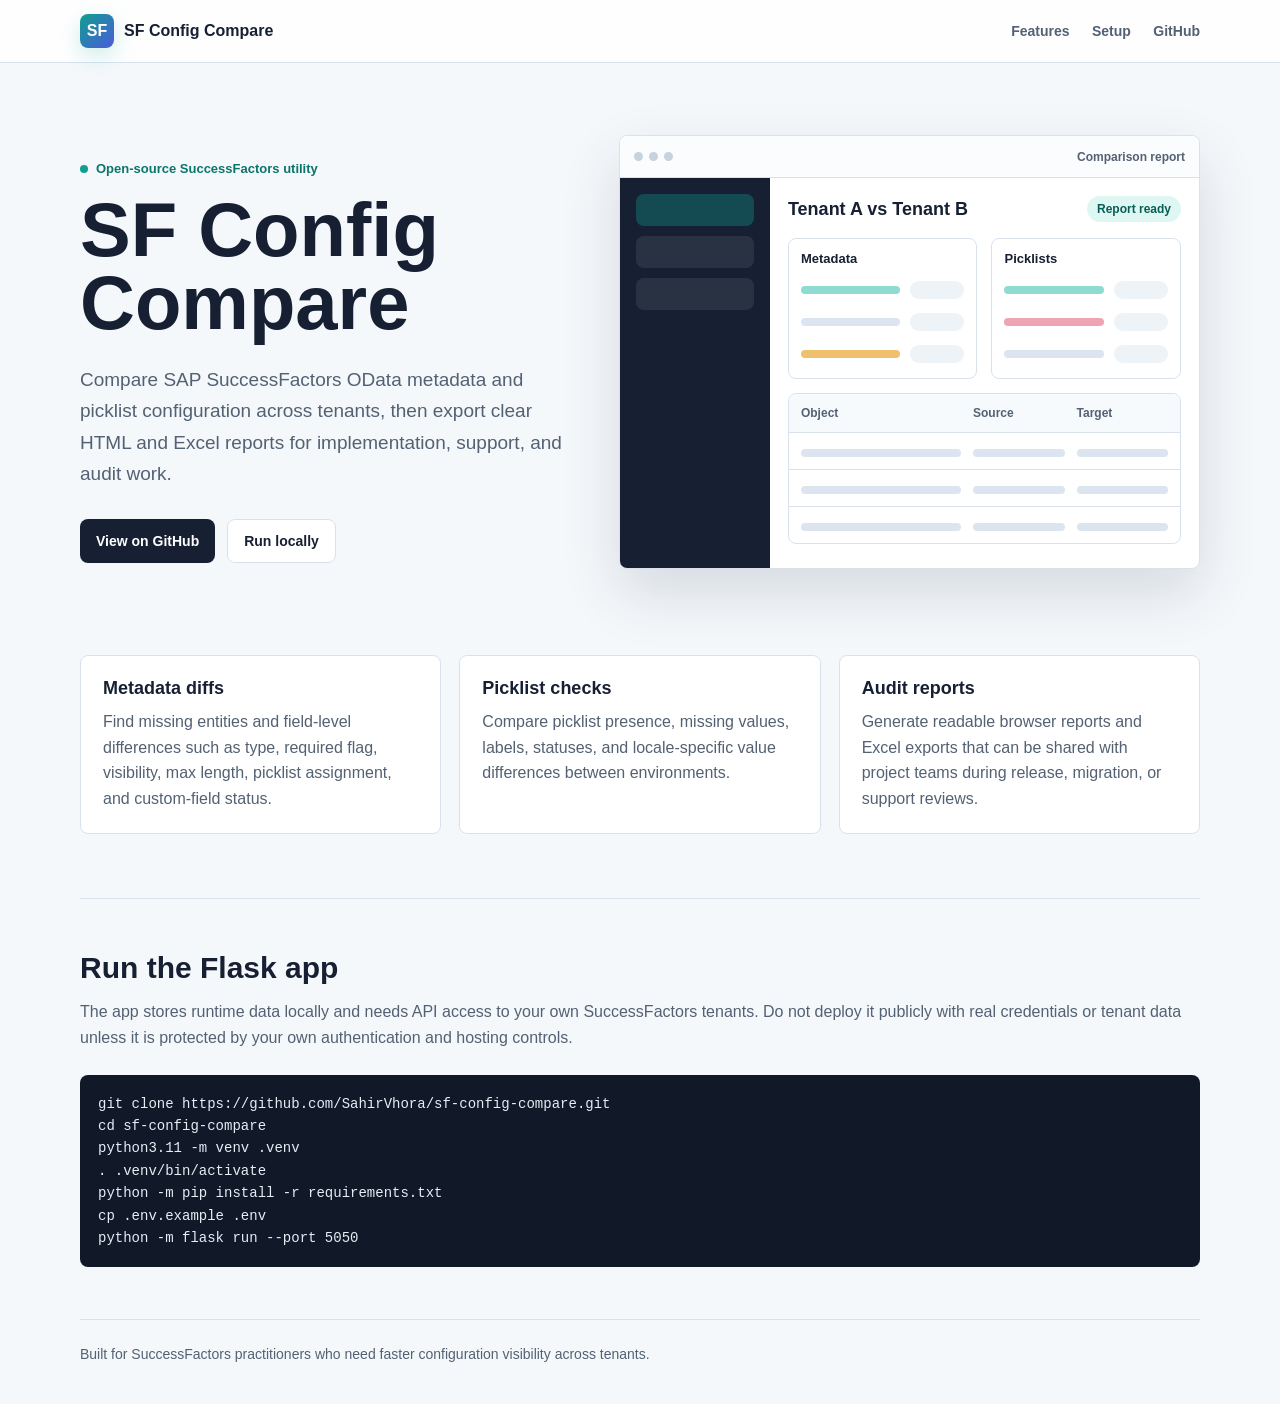
<file: index.html>
<!DOCTYPE html>
<html lang="en">
<head>
  <meta charset="UTF-8">
  <meta name="viewport" content="width=device-width, initial-scale=1.0">
  <title>SF Config Compare | SuccessFactors Metadata and Picklist Comparison</title>
  <meta name="description" content="Open-source Flask app for comparing SAP SuccessFactors OData metadata and picklist configuration across two instances, with HTML and Excel reports.">
  <meta name="keywords" content="SuccessFactors config compare, SAP SuccessFactors metadata, OData metadata comparison, picklist comparison, HRIS configuration audit">
  <meta name="author" content="Sahir Vhora">
  <meta name="robots" content="index, follow">
  <link rel="canonical" href="https://sahirvhora.github.io/sf-config-compare/">
  <meta property="og:type" content="website">
  <meta property="og:title" content="SF Config Compare">
  <meta property="og:description" content="Compare SuccessFactors metadata and picklists across tenants, then export clear HTML and Excel diff reports.">
  <meta property="og:url" content="https://sahirvhora.github.io/sf-config-compare/">
  <meta property="og:image" content="https://sahirvhora.github.io/sf-config-compare/assets/social-preview.png">
  <meta name="twitter:card" content="summary_large_image">
  <meta name="twitter:title" content="SF Config Compare">
  <meta name="twitter:description" content="Open-source SuccessFactors metadata and picklist comparison for implementation and support teams.">
  <meta name="twitter:image" content="https://sahirvhora.github.io/sf-config-compare/assets/social-preview.png">
  <link rel="icon" type="image/svg+xml" href="favicon.svg">
  <style>
    :root {
      --ink: #172033;
      --muted: #536173;
      --line: #d9e2ec;
      --paper: #ffffff;
      --wash: #f5f8fb;
      --teal: #0f9f8f;
      --indigo: #4b5bdc;
      --amber: #d78a17;
      --rose: #d94c66;
    }
    * {
      box-sizing: border-box;
    }
    body {
      margin: 0;
      min-height: 100vh;
      font-family: -apple-system, BlinkMacSystemFont, "Segoe UI", Roboto, sans-serif;
      background: var(--wash);
      color: var(--ink);
    }
    header {
      border-bottom: 1px solid var(--line);
      background: rgba(255, 255, 255, 0.86);
      backdrop-filter: blur(10px);
      position: sticky;
      top: 0;
      z-index: 10;
    }
    .nav {
      width: min(1120px, calc(100% - 32px));
      margin: 0 auto;
      display: flex;
      align-items: center;
      justify-content: space-between;
      gap: 20px;
      padding: 14px 0;
    }
    .brand {
      display: flex;
      align-items: center;
      gap: 10px;
      font-weight: 750;
      letter-spacing: 0;
    }
    .mark {
      width: 34px;
      height: 34px;
      border-radius: 8px;
      display: grid;
      place-items: center;
      color: white;
      background: linear-gradient(135deg, var(--teal), var(--indigo));
      box-shadow: 0 8px 22px rgba(15, 159, 143, 0.2);
    }
    nav a {
      color: var(--muted);
      text-decoration: none;
      font-size: 14px;
      font-weight: 650;
      margin-left: 18px;
    }
    nav a:hover {
      color: var(--ink);
    }
    main {
      width: min(1120px, calc(100% - 32px));
      margin: 0 auto;
    }
    .hero {
      display: grid;
      grid-template-columns: minmax(0, 0.92fr) minmax(420px, 1.08fr);
      gap: 44px;
      align-items: center;
      padding: 72px 0 50px;
    }
    .eyebrow {
      display: inline-flex;
      align-items: center;
      gap: 8px;
      color: #0b756b;
      font-size: 13px;
      font-weight: 750;
      margin-bottom: 18px;
    }
    .eyebrow::before {
      content: "";
      width: 8px;
      height: 8px;
      border-radius: 99px;
      background: var(--teal);
    }
    h1 {
      margin: 0;
      font-size: clamp(42px, 7vw, 76px);
      line-height: 0.96;
      letter-spacing: 0;
      max-width: 780px;
    }
    .lead {
      margin: 24px 0 0;
      color: var(--muted);
      font-size: 19px;
      line-height: 1.65;
      max-width: 620px;
    }
    .actions {
      display: flex;
      flex-wrap: wrap;
      gap: 12px;
      margin-top: 30px;
    }
    .button {
      min-height: 44px;
      display: inline-flex;
      align-items: center;
      justify-content: center;
      gap: 8px;
      border-radius: 8px;
      padding: 0 16px;
      text-decoration: none;
      font-weight: 750;
      font-size: 14px;
    }
    .button.primary {
      color: white;
      background: var(--ink);
    }
    .button.secondary {
      color: var(--ink);
      background: white;
      border: 1px solid var(--line);
    }
    .visual {
      position: relative;
      min-height: 452px;
    }
    .product {
      background: var(--paper);
      border: 1px solid var(--line);
      border-radius: 8px;
      box-shadow: 0 24px 60px rgba(23, 32, 51, 0.14);
      overflow: hidden;
    }
    .product-top {
      height: 42px;
      border-bottom: 1px solid var(--line);
      display: flex;
      align-items: center;
      justify-content: space-between;
      padding: 0 14px;
      background: #fbfcfe;
    }
    .dots {
      display: flex;
      gap: 6px;
    }
    .dots span {
      width: 9px;
      height: 9px;
      border-radius: 99px;
      background: #c7d2df;
    }
    .product-title {
      font-size: 12px;
      color: var(--muted);
      font-weight: 700;
    }
    .product-body {
      display: grid;
      grid-template-columns: 150px 1fr;
      min-height: 390px;
    }
    .sidebar {
      background: #172033;
      padding: 16px;
      color: white;
    }
    .side-pill {
      height: 32px;
      border-radius: 8px;
      background: rgba(255,255,255,0.08);
      margin-bottom: 10px;
    }
    .side-pill.active {
      background: rgba(15,159,143,0.34);
    }
    .screen {
      padding: 18px;
    }
    .screen-head {
      display: flex;
      justify-content: space-between;
      align-items: center;
      margin-bottom: 16px;
    }
    .screen-head strong {
      font-size: 18px;
    }
    .status {
      color: #075e57;
      background: #dff7f3;
      border-radius: 999px;
      padding: 6px 10px;
      font-size: 12px;
      font-weight: 750;
    }
    .compare-grid {
      display: grid;
      grid-template-columns: 1fr 1fr;
      gap: 14px;
      margin-bottom: 14px;
    }
    .tenant {
      border: 1px solid var(--line);
      border-radius: 8px;
      padding: 12px;
    }
    .tenant h2 {
      font-size: 13px;
      margin: 0 0 12px;
    }
    .row {
      display: grid;
      grid-template-columns: 1fr 54px;
      gap: 10px;
      align-items: center;
      height: 24px;
      margin-top: 8px;
    }
    .bar {
      height: 8px;
      border-radius: 99px;
      background: #dbe4ef;
    }
    .bar.teal { background: #8edbd2; }
    .bar.amber { background: #f0c16d; }
    .bar.rose { background: #eda5b3; }
    .tag {
      height: 18px;
      border-radius: 999px;
      background: #eef3f8;
    }
    .diff-table {
      border: 1px solid var(--line);
      border-radius: 8px;
      overflow: hidden;
    }
    .diff-row {
      display: grid;
      grid-template-columns: 1.4fr 0.8fr 0.8fr;
      gap: 12px;
      padding: 12px;
      border-top: 1px solid var(--line);
    }
    .diff-row:first-child {
      border-top: 0;
      background: #f7fafc;
      color: var(--muted);
      font-size: 12px;
      font-weight: 750;
    }
    .cell-line {
      height: 8px;
      border-radius: 99px;
      background: #dbe4ef;
      margin-top: 4px;
    }
    .feature-band {
      display: grid;
      grid-template-columns: repeat(3, 1fr);
      gap: 18px;
      padding: 18px 0 64px;
    }
    .feature {
      background: white;
      border: 1px solid var(--line);
      border-radius: 8px;
      padding: 22px;
    }
    .feature h2 {
      font-size: 18px;
      margin: 0 0 10px;
    }
    .feature p, .section p {
      color: var(--muted);
      line-height: 1.6;
      margin: 0;
    }
    .section {
      border-top: 1px solid var(--line);
      padding: 52px 0;
    }
    .section h2 {
      font-size: 30px;
      margin: 0 0 14px;
    }
    pre {
      margin: 24px 0 0;
      padding: 18px;
      overflow-x: auto;
      border-radius: 8px;
      background: #111827;
      color: #e5edf5;
      line-height: 1.6;
      font-size: 14px;
    }
    footer {
      border-top: 1px solid var(--line);
      color: var(--muted);
      padding: 26px 0 42px;
      font-size: 14px;
    }
    @media (max-width: 880px) {
      nav {
        display: none;
      }
      .hero {
        grid-template-columns: 1fr;
        padding-top: 44px;
      }
      .visual {
        min-height: auto;
      }
      .product-body {
        grid-template-columns: 1fr;
      }
      .sidebar {
        display: none;
      }
      .feature-band {
        grid-template-columns: 1fr;
      }
    }
  </style>
  <script type="application/ld+json">
  {
    "@context": "https://schema.org",
    "@type": "SoftwareSourceCode",
    "name": "SF Config Compare",
    "description": "Open-source Flask app for comparing SAP SuccessFactors OData metadata and picklist configuration across two instances.",
    "codeRepository": "https://github.com/SahirVhora/sf-config-compare",
    "programmingLanguage": "Python",
    "applicationCategory": "DeveloperApplication",
    "author": {
      "@type": "Person",
      "name": "Sahir Vhora"
    }
  }
  </script>
</head>
<body>
  <header>
    <div class="nav">
      <div class="brand"><span class="mark">SF</span> SF Config Compare</div>
      <nav aria-label="Primary">
        <a href="#features">Features</a>
        <a href="#setup">Setup</a>
        <a href="https://github.com/SahirVhora/sf-config-compare">GitHub</a>
      </nav>
    </div>
  </header>
  <main>
    <section class="hero">
      <div>
        <div class="eyebrow">Open-source SuccessFactors utility</div>
        <h1>SF Config Compare</h1>
        <p class="lead">Compare SAP SuccessFactors OData metadata and picklist configuration across tenants, then export clear HTML and Excel reports for implementation, support, and audit work.</p>
        <div class="actions">
          <a class="button primary" href="https://github.com/SahirVhora/sf-config-compare">View on GitHub</a>
          <a class="button secondary" href="#setup">Run locally</a>
        </div>
      </div>
      <div class="visual" aria-label="Product preview">
        <div class="product">
          <div class="product-top">
            <div class="dots"><span></span><span></span><span></span></div>
            <div class="product-title">Comparison report</div>
          </div>
          <div class="product-body">
            <aside class="sidebar" aria-hidden="true">
              <div class="side-pill active"></div>
              <div class="side-pill"></div>
              <div class="side-pill"></div>
            </aside>
            <div class="screen">
              <div class="screen-head">
                <strong>Tenant A vs Tenant B</strong>
                <span class="status">Report ready</span>
              </div>
              <div class="compare-grid">
                <div class="tenant">
                  <h2>Metadata</h2>
                  <div class="row"><span class="bar teal"></span><span class="tag"></span></div>
                  <div class="row"><span class="bar"></span><span class="tag"></span></div>
                  <div class="row"><span class="bar amber"></span><span class="tag"></span></div>
                </div>
                <div class="tenant">
                  <h2>Picklists</h2>
                  <div class="row"><span class="bar teal"></span><span class="tag"></span></div>
                  <div class="row"><span class="bar rose"></span><span class="tag"></span></div>
                  <div class="row"><span class="bar"></span><span class="tag"></span></div>
                </div>
              </div>
              <div class="diff-table" aria-hidden="true">
                <div class="diff-row"><span>Object</span><span>Source</span><span>Target</span></div>
                <div class="diff-row"><span class="cell-line"></span><span class="cell-line"></span><span class="cell-line"></span></div>
                <div class="diff-row"><span class="cell-line"></span><span class="cell-line"></span><span class="cell-line"></span></div>
                <div class="diff-row"><span class="cell-line"></span><span class="cell-line"></span><span class="cell-line"></span></div>
              </div>
            </div>
          </div>
        </div>
      </div>
    </section>
    <section id="features" class="feature-band">
      <article class="feature">
        <h2>Metadata diffs</h2>
        <p>Find missing entities and field-level differences such as type, required flag, visibility, max length, picklist assignment, and custom-field status.</p>
      </article>
      <article class="feature">
        <h2>Picklist checks</h2>
        <p>Compare picklist presence, missing values, labels, statuses, and locale-specific value differences between environments.</p>
      </article>
      <article class="feature">
        <h2>Audit reports</h2>
        <p>Generate readable browser reports and Excel exports that can be shared with project teams during release, migration, or support reviews.</p>
      </article>
    </section>
    <section id="setup" class="section">
      <h2>Run the Flask app</h2>
      <p>The app stores runtime data locally and needs API access to your own SuccessFactors tenants. Do not deploy it publicly with real credentials or tenant data unless it is protected by your own authentication and hosting controls.</p>
      <pre><code>git clone https://github.com/SahirVhora/sf-config-compare.git
cd sf-config-compare
python3.11 -m venv .venv
. .venv/bin/activate
python -m pip install -r requirements.txt
cp .env.example .env
python -m flask run --port 5050</code></pre>
    </section>
    <footer>
      Built for SuccessFactors practitioners who need faster configuration visibility across tenants.
    </footer>
  </main>
</body>
</html>
</file>
